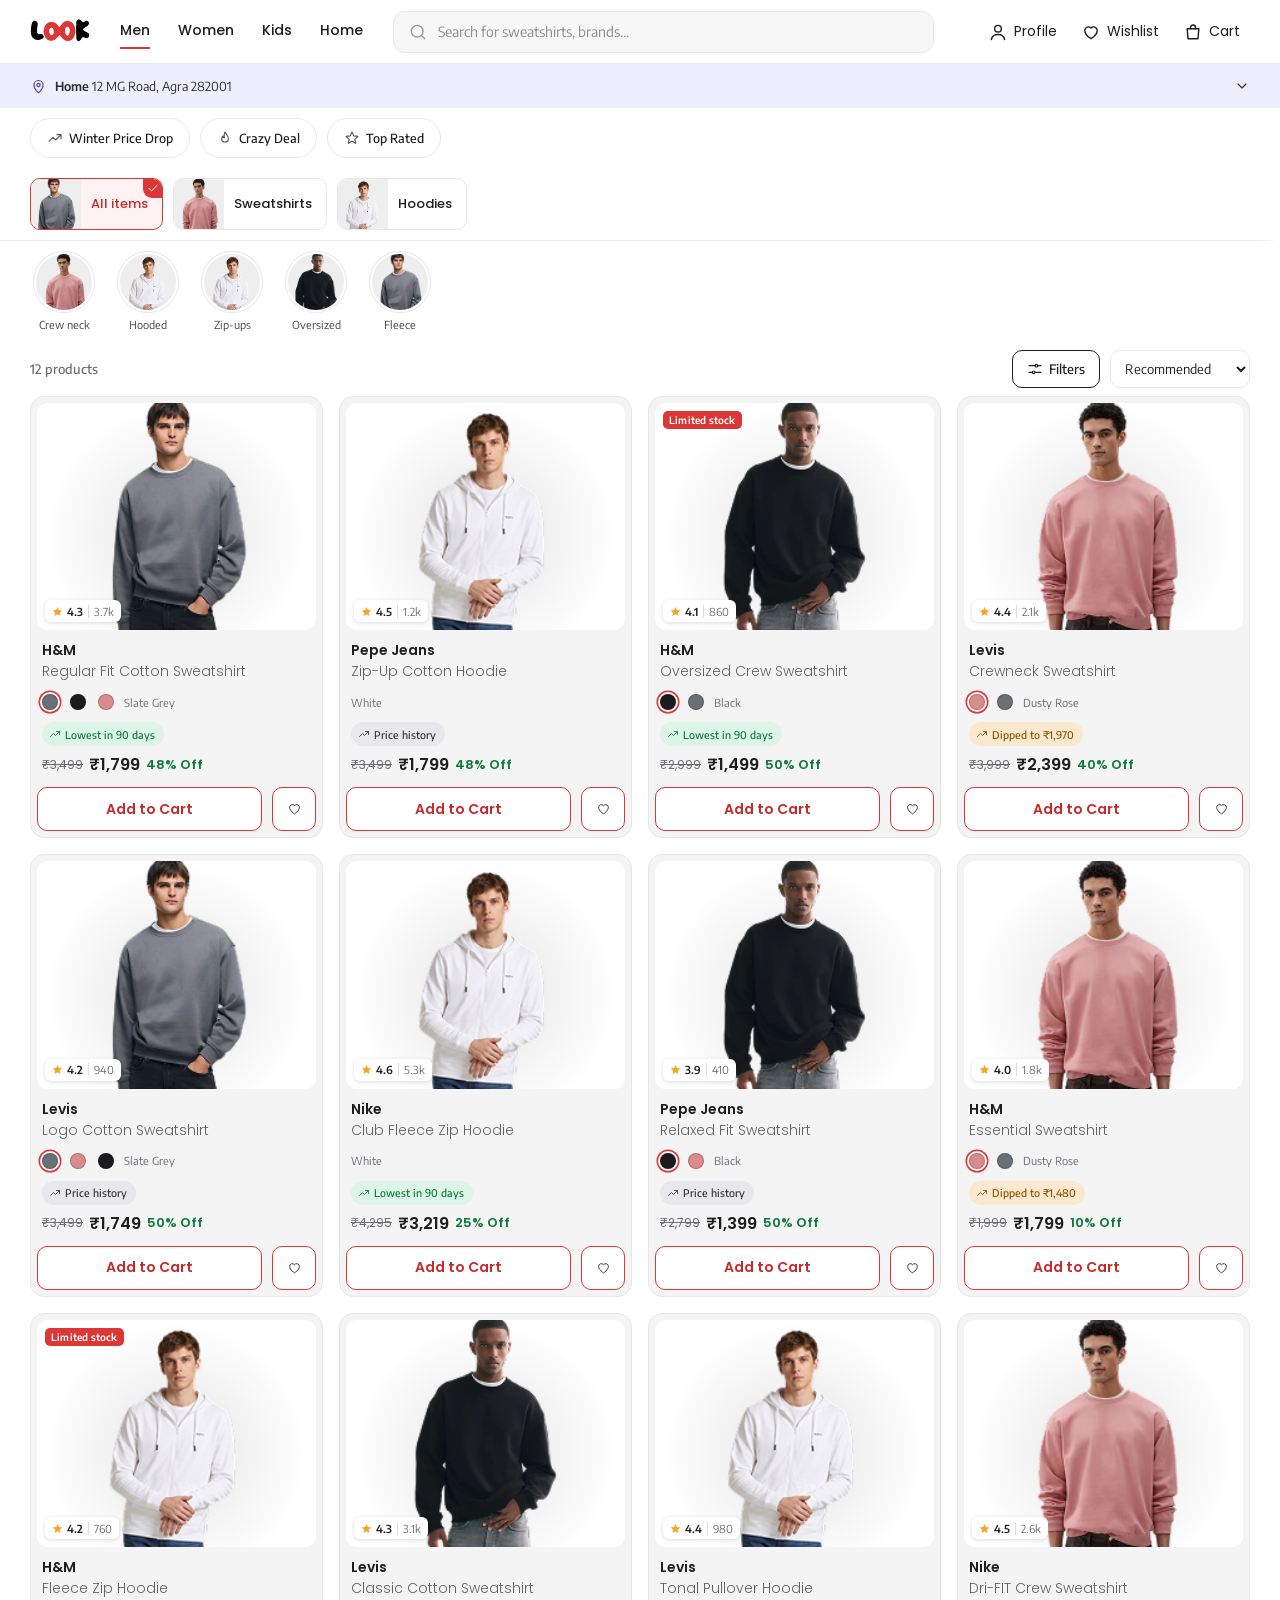
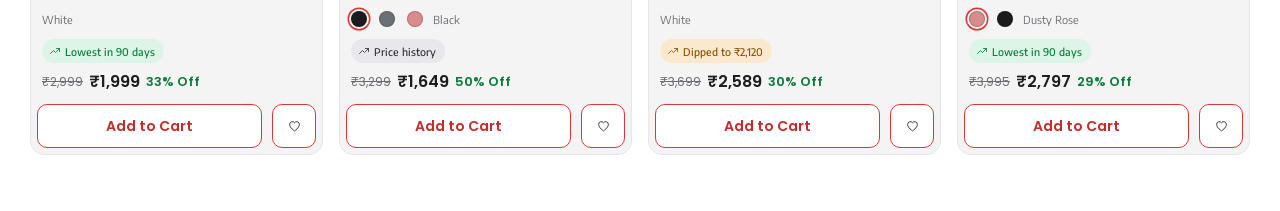
<file: index.html>
<!doctype html>
<html lang="en">
<head>
<meta charset="utf-8">
<meta name="viewport" content="width=device-width, initial-scale=1">
<title>LOOK – Winterwear</title>
<link rel="preconnect" href="https://fonts.googleapis.com">
<link rel="preconnect" href="https://fonts.gstatic.com" crossorigin>
<link href="https://fonts.googleapis.com/css2?family=Bagel+Fat+One&family=Encode+Sans:wght@400;500;600&family=Poppins:wght@300;400;500;600;700&display=swap" rel="stylesheet">
<link rel="stylesheet" href="styles.css">
</head>
<body data-listing="1">
<div id="locwrap"></div>
<div class="rows">
  <div class="scroll" id="quick" role="group" aria-label="Quick filters"></div>
  <div class="scroll tiles" id="tiles" role="group" aria-label="Category"></div>
  <div class="scroll circs" id="circs" role="group" aria-label="Style"></div>
</div>
<div class="head"><p class="count" id="count" aria-live="polite"></p>
  <div class="ctl">
    <button class="fbtn" id="fbtn" type="button" aria-haspopup="dialog"><svg width="16" height="16" viewBox="0 0 24 24" fill="none" stroke="currentColor" stroke-width="1.7" stroke-linecap="round"><path d="M3 7h9M16 7h5M3 17h5M12 17h9"/><circle cx="14" cy="7" r="2"/><circle cx="10" cy="17" r="2"/></svg>Filters<em id="fcount">0</em></button>
    <label class="sr" for="sort">Sort by</label>
    <select class="sort" id="sort"><option value="rec">Recommended</option><option value="pa">Price: low to high</option><option value="pd">Price: high to low</option><option value="disc">Biggest discount</option><option value="rate">Top rated</option></select>
  </div>
</div>
<div class="active" id="active" aria-label="Active filters"></div>
<main id="main"><div class="grid" id="grid"></div></main>
<nav class="fab" id="fab" aria-label="Sort and filter"></nav>
<script src="common.js"></script>
<script src="script.js"></script>
</body>
</html>
</file>
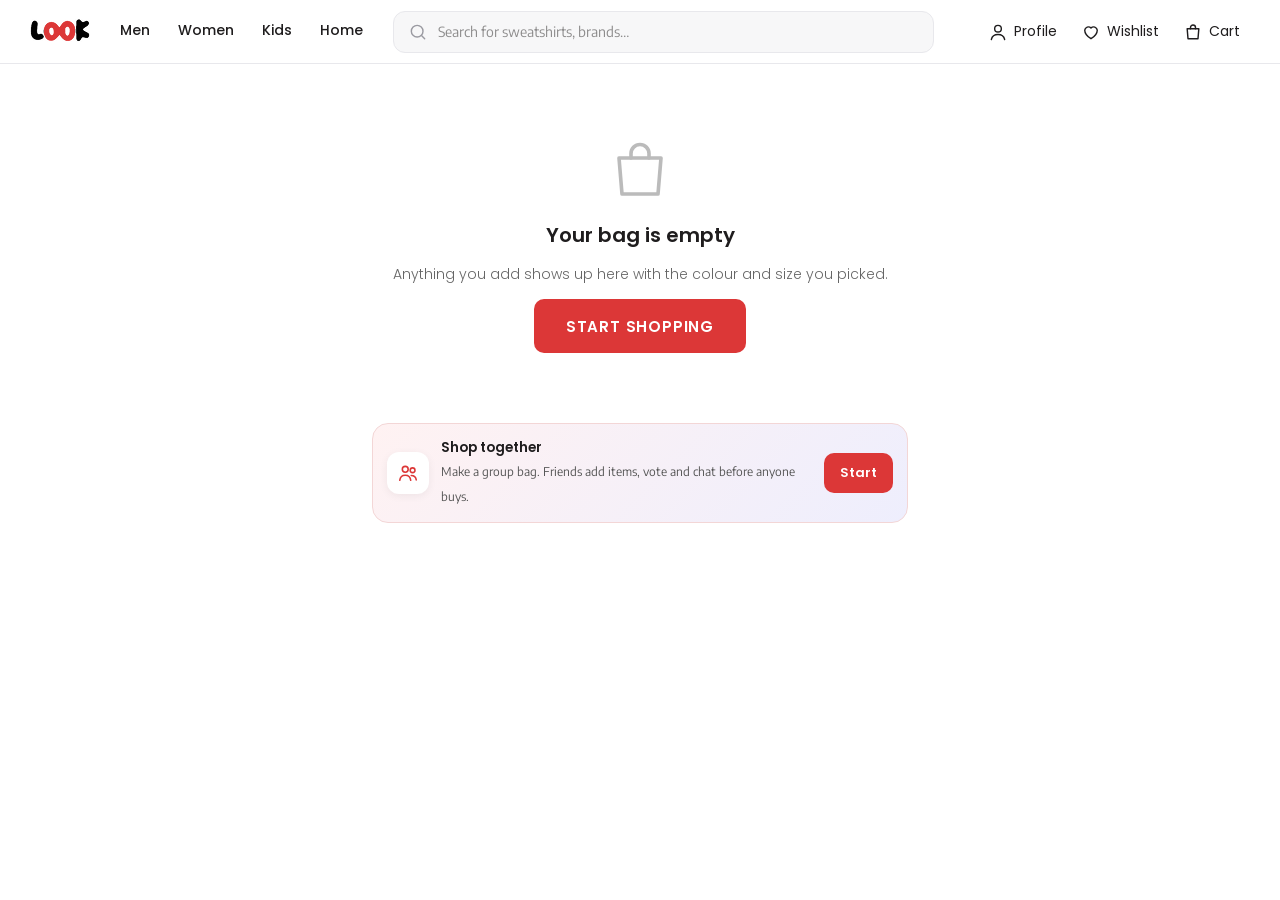
<file: cart.html>
<!doctype html>
<html lang="en">
<head>
<meta charset="utf-8">
<meta name="viewport" content="width=device-width, initial-scale=1">
<title>Bag – LOOK</title>
<link rel="preconnect" href="https://fonts.googleapis.com">
<link rel="preconnect" href="https://fonts.gstatic.com" crossorigin>
<link href="https://fonts.googleapis.com/css2?family=Bagel+Fat+One&family=Encode+Sans:wght@400;500;600&family=Poppins:wght@300;400;500;600;700&display=swap" rel="stylesheet">
<link rel="stylesheet" href="styles.css">
</head>
<body>
<main id="main" class="page"></main>
<script src="common.js"></script>
<script src="cart.js"></script>
</body>
</html>
</file>
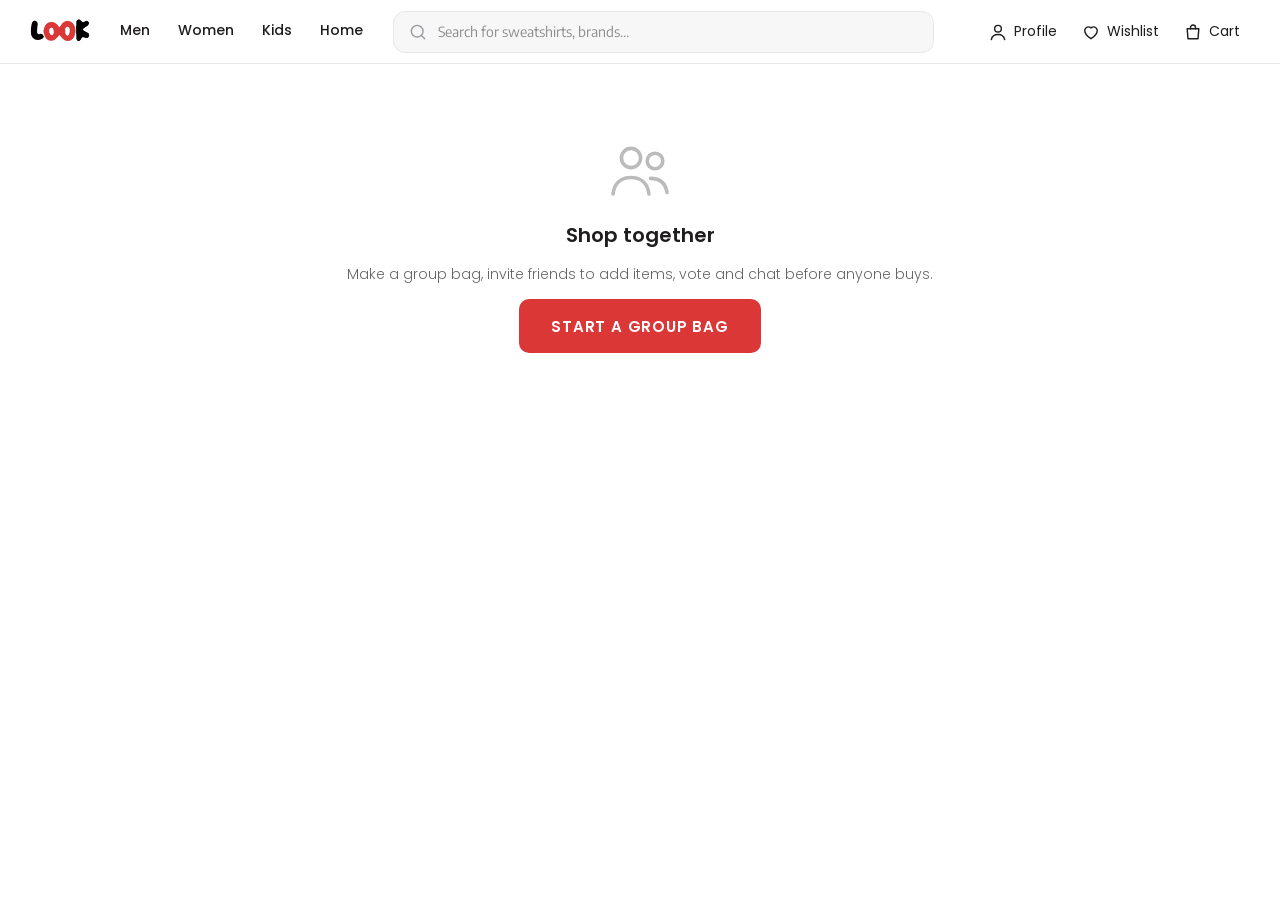
<file: group.html>
<!doctype html>
<html lang="en">
<head>
<meta charset="utf-8">
<meta name="viewport" content="width=device-width, initial-scale=1">
<title>Group bag – LOOK</title>
<link rel="preconnect" href="https://fonts.googleapis.com">
<link rel="preconnect" href="https://fonts.gstatic.com" crossorigin>
<link href="https://fonts.googleapis.com/css2?family=Bagel+Fat+One&family=Encode+Sans:wght@400;500;600&family=Poppins:wght@300;400;500;600;700&display=swap" rel="stylesheet">
<link rel="stylesheet" href="styles.css">
</head>
<body>
<main id="main"></main>
<script src="common.js"></script>
<script src="group.js"></script>
</body>
</html>
</file>
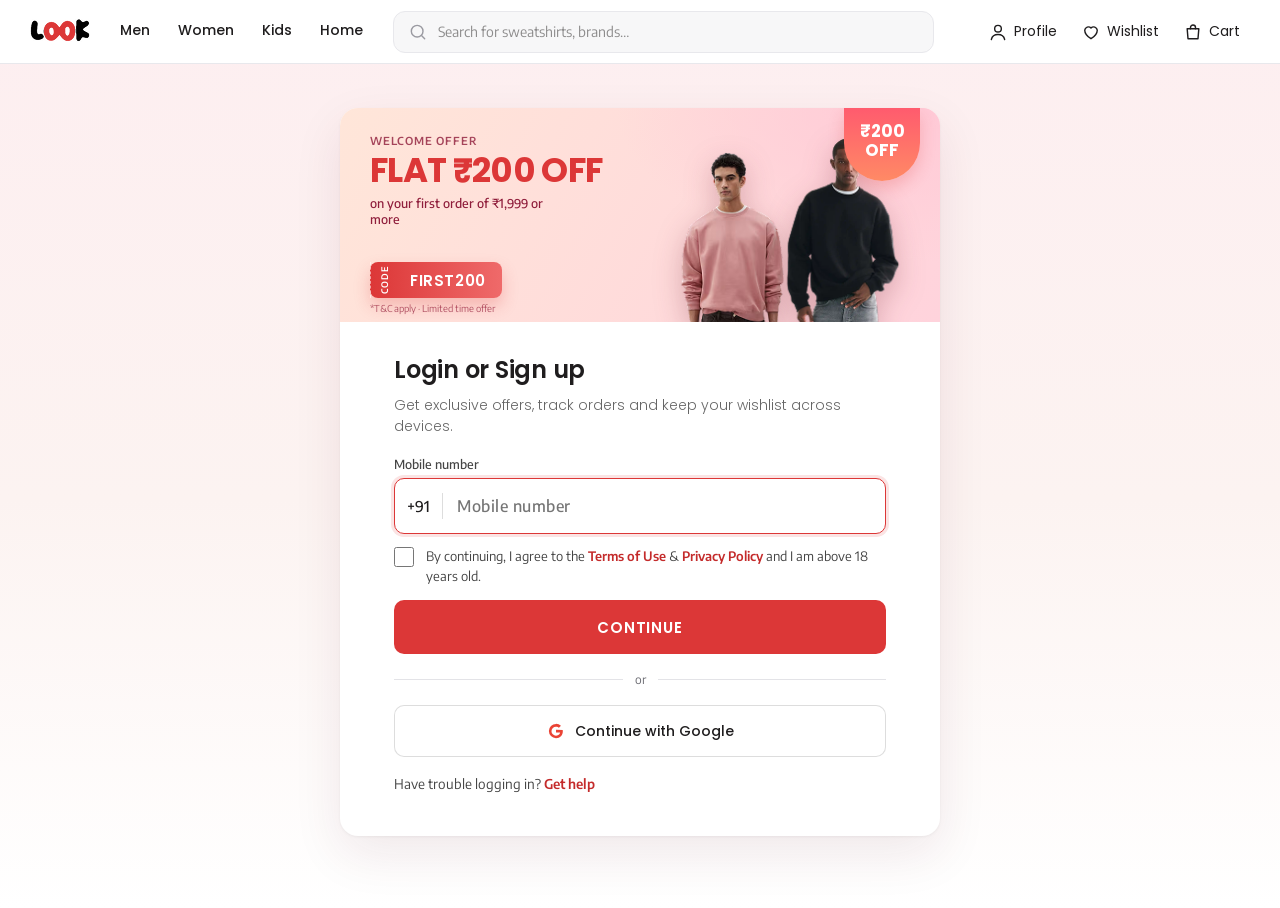
<file: login.html>
<!doctype html>
<html lang="en">
<head>
<meta charset="utf-8">
<meta name="viewport" content="width=device-width, initial-scale=1">
<title>Login or Sign up – LOOK</title>
<link rel="preconnect" href="https://fonts.googleapis.com">
<link rel="preconnect" href="https://fonts.gstatic.com" crossorigin>
<link href="https://fonts.googleapis.com/css2?family=Bagel+Fat+One&family=Encode+Sans:wght@400;500;600&family=Poppins:wght@300;400;500;600;700&display=swap" rel="stylesheet">
<link rel="stylesheet" href="styles.css">
</head>
<body>
<script src="common.js"></script>
<script src="login.js"></script>
</body>
</html>
</file>
<file: styles.css>
:root{--brand:#dc3737;--brand-d:#c42b2b;--brand-bg:#fff2f2;--brand-line:#f2b6b6;--ink:#1f1d1e;--mute:#6b6b72;--line:#e8e8ec;--card:#f4f4f5;--lav:#eeeefd;--green:#12a150;--gtxt:#0b7a3b;--amber:#8a5200;--red:#dc3737;--lowtxt:#b3261e;--r:14px}
*{box-sizing:border-box;margin:0}
html{-webkit-text-size-adjust:100%}
body{font-family:Poppins,sans-serif;background:#fff;color:var(--ink);overflow-x:hidden}
button,input,select{font:inherit;color:inherit}
button{background:none;border:0;cursor:pointer;-webkit-tap-highlight-color:transparent}
a{color:inherit;text-decoration:none}
:focus-visible{outline:2px solid var(--ink);outline-offset:2px}
.sr{position:absolute;width:1px;height:1px;overflow:hidden;clip:rect(0 0 0 0);white-space:nowrap}
.skip{position:absolute;left:8px;top:-60px;background:#000;color:#fff;padding:10px 14px;border-radius:8px;z-index:80}.skip:focus{top:8px}

/* ---------- header ---------- */
.top{display:flex;flex-wrap:wrap;align-items:center;gap:0 6px;padding:8px 12px;background:#fff;position:sticky;top:0;z-index:20;border-bottom:1px solid var(--line)}
.icon{width:40px;height:40px;display:grid;place-items:center;border-radius:50%;margin-left:-6px}
.icon.ghost{display:none}
.logo{font-family:"Bagel Fat One",sans-serif;font-size:26px;line-height:1;display:flex}
.logo img{height:25px;display:block}.logo img+span{display:none}
.nav,.tool b,.search.desk,.tool.prof{display:none}
.tools{display:flex;gap:2px;margin-left:auto}
.tool{position:relative;display:flex;align-items:center;gap:6px;min-width:42px;height:42px;justify-content:center;white-space:nowrap;border-radius:50%}
.avatar{width:26px;height:26px;border-radius:50%;background:var(--ink);color:#fff;font:500 13px/26px Poppins;text-align:center}
.avatar.lg{width:48px;height:48px;font-size:20px;line-height:48px}
.badge{position:absolute;top:3px;right:1px;min-width:17px;height:17px;padding:0 4px;border-radius:9px;background:var(--brand);color:#fff;font:600 10px/17px Poppins;text-align:center;font-style:normal;display:none}
.badge.on{display:block}.badge.bump{animation:bump .45s}
@keyframes bump{40%{transform:scale(1.5)}}
.finder{display:none;flex:0 0 100%;padding:4px 0 8px}.top.searching .finder{display:flex}
.search{flex:1;display:flex;align-items:center;gap:8px;height:44px;padding:0 14px;border:1px solid var(--line);border-radius:12px;background:#f7f7f8;color:#9a9aa1}
.search input{flex:1;min-width:0;border:0;outline:0;background:transparent;font:400 14px "Encode Sans",sans-serif;color:var(--ink)}
.search input::placeholder{color:#8d8c8c}
.search:focus-within{border-color:var(--ink);background:#fff}

/* ---------- location bar ---------- */
.loc{display:flex;align-items:center;gap:8px;width:100%;min-height:44px;padding:0 16px;background:var(--lav);font:400 12.5px "Encode Sans",sans-serif;text-align:left;color:#2a2a3a}
.loc span{flex:1;min-width:0;overflow:hidden;text-overflow:ellipsis;white-space:nowrap}.loc b{font-weight:600}
.loc svg:first-child{color:#4a4aa0;flex:none}.loc:hover{background:#e6e6fb}

/* ---------- discovery rows ---------- */
.rows{max-width:1440px;margin:0 auto}
.scroll{display:flex;gap:10px;overflow-x:auto;padding:10px 16px;scrollbar-width:none;-webkit-mask-image:linear-gradient(90deg,#000 calc(100% - 24px),transparent);mask-image:linear-gradient(90deg,#000 calc(100% - 24px),transparent)}
.scroll::-webkit-scrollbar{display:none}
.qchip{flex:none;display:flex;align-items:center;gap:6px;min-height:40px;padding:0 16px;border:1px solid var(--line);border-radius:22px;font:500 12.5px "Encode Sans",sans-serif;white-space:nowrap;background:#fff;transition:background .15s,border-color .15s,box-shadow .15s}
.qchip svg{color:#555}
.qchip[aria-pressed=true]{background:var(--brand-bg);border-color:var(--brand);color:var(--brand-d)}.qchip[aria-pressed=true] svg{color:var(--brand)}
.tiles{padding-top:4px;border-bottom:1px solid var(--line)}
.tile{position:relative;flex:none;display:flex;align-items:center;gap:10px;min-width:128px;height:52px;padding:0 14px 0 0;border:1px solid var(--line);border-radius:10px;background:#fff;overflow:hidden;font:500 13px Poppins;transition:border-color .15s,background .15s}
.tile .im{width:50px;height:50px;flex:none;background:#eee center 14%/cover no-repeat}
.tile[aria-pressed=true]{border-color:var(--brand);background:var(--brand-bg);color:var(--brand-d)}
.tile .ck{position:absolute;top:-1px;right:-1px;width:20px;height:20px;border-radius:0 9px 0 9px;background:var(--brand);color:#fff;display:none;place-items:center}
.tile[aria-pressed=true] .ck{display:grid}
.circs{padding-top:14px;gap:16px}
.circ{flex:none;width:68px;display:flex;flex-direction:column;align-items:center;gap:6px;font:400 11px "Encode Sans",sans-serif;color:#444;text-align:center}
.circ .im{width:60px;height:60px;border-radius:50%;background:#eee center 12%/cover no-repeat;border:2px solid #fff;box-shadow:0 0 0 1px var(--line);transition:box-shadow .15s}
.circ[aria-pressed=true]{color:var(--brand-d);font-weight:500}.circ[aria-pressed=true] .im{box-shadow:0 0 0 2px var(--brand)}
.head{display:flex;align-items:center;justify-content:space-between;gap:12px;padding:6px 16px 8px}
.count{font:500 13px "Encode Sans",sans-serif;color:var(--mute)}
.ctl{display:none;align-items:center;gap:10px}
.fbtn{position:relative;display:flex;align-items:center;gap:6px;height:38px;padding:0 14px;border:1px solid var(--ink);border-radius:10px;font:500 13px "Encode Sans",sans-serif}
.fbtn em{font-style:normal;background:var(--brand);color:#fff;border-radius:9px;min-width:18px;height:18px;font-size:11px;line-height:18px;text-align:center;display:none}.fbtn em.on{display:block}
.sort{height:38px;border:1px solid var(--line);border-radius:10px;padding:0 10px;background:#fff;font:400 13px "Encode Sans",sans-serif}
.active{display:flex;flex-wrap:wrap;gap:8px;padding:0 16px 10px}.active:empty{display:none}
.pill{display:flex;align-items:center;gap:6px;min-height:30px;padding:0 6px 0 12px;border-radius:15px;background:var(--brand-bg);color:var(--brand-d);font:500 12px "Encode Sans",sans-serif}
.pill i{width:20px;height:20px;border-radius:50%;display:grid;place-items:center;font-style:normal;font-size:15px;line-height:1}
.pill:hover i{background:#fbd9d9}
.pill.clear{background:none;text-decoration:underline;padding:0 8px;text-underline-offset:3px}

/* ---------- grid + card ---------- */
.grid{display:grid;grid-template-columns:repeat(2,minmax(0,1fr));gap:12px;padding:0 16px 110px;max-width:1440px;margin:0 auto}
.card{display:flex;flex-direction:column;gap:10px;background:var(--card);border:1px solid #e6e6e8;border-radius:var(--r);padding:4px;animation:rise .35s both}
@keyframes rise{from{opacity:0;transform:translateY(8px)}}
.media{position:relative;border-radius:11px;overflow:hidden;background:radial-gradient(circle at 50% 58%,#e4e4e6 0,#fff 68%)}
.track{display:flex;overflow-x:auto;overflow-y:hidden;overscroll-behavior-x:contain;scroll-snap-type:x mandatory;scrollbar-width:none;aspect-ratio:163/200}
.track::-webkit-scrollbar{display:none}
.slide{position:relative;flex:none;width:100%;scroll-snap-align:center;overflow:hidden}
.slide img{position:absolute;left:50%;bottom:-4%;transform:translateX(-50%);height:106%;width:auto;max-width:100%;object-fit:contain}
.slide.zoom img{transform:translateX(-50%) scale(1.75);transform-origin:50% 30%}
.dots{position:absolute;bottom:9px;right:10px;display:flex;gap:4px;pointer-events:none;transition:opacity .2s}
.dots i{width:6px;height:6px;border-radius:50%;background:#0003;transition:background .2s,transform .2s}
.dots i.on{background:var(--ink);transform:scale(1.25)}
.media.single .dots{display:none}
.rate{position:absolute;left:8px;bottom:8px;display:flex;align-items:center;gap:4px;height:22px;padding:0 7px;border-radius:6px;background:#fff;box-shadow:0 1px 4px #0002;font:600 11px "Encode Sans",sans-serif;pointer-events:none}
.rate span{color:var(--mute);font-weight:400;border-left:1px solid #ddd;padding-left:5px;margin-left:1px}
.ltag{position:absolute;left:8px;top:8px;background:var(--brand);color:#fff;font:600 10px/16px "Encode Sans",sans-serif;padding:1px 6px;border-radius:5px;letter-spacing:.2px;pointer-events:none}
.heart{width:44px;height:44px;display:grid;place-items:center}
.heart>span{position:relative;width:26px;height:26px;border-radius:50%;background:#fff;box-shadow:0 1px 4px #0002;display:grid;place-items:center}
.heart svg{fill:none;stroke:var(--ink);stroke-width:1.6;stroke-linejoin:round;transition:fill .2s,stroke .2s}
.heart[aria-pressed=true] svg{fill:var(--brand);stroke:var(--brand)}
.heart.pop svg{animation:pop .5s}
.heart.pop>span::after{content:"";position:absolute;inset:0;border-radius:50%;border:2px solid var(--brand);animation:ring .5s forwards}
@keyframes pop{35%{transform:scale(1.4)}65%{transform:scale(.88)}}
@keyframes ring{to{transform:scale(2.2);opacity:0}}
.media .heart{position:absolute;top:-2px;right:-2px}
.row .heart{display:none}
.info{display:flex;flex-direction:column;gap:6px;padding:0 5px;flex:1}
.name{display:flex;flex-direction:column;font-size:13px}
.name b{font-weight:600}.name span{font-weight:300;color:#0009;display:-webkit-box;-webkit-line-clamp:2;-webkit-box-orient:vertical;overflow:hidden;min-height:2.9em}
.sw{display:flex;align-items:center;min-height:28px;margin-left:-6px}
.sw button{width:28px;height:28px;display:grid;place-items:center;border-radius:50%;flex:none}
.sw button i{width:16px;height:16px;border-radius:50%;border:1px solid #0003;transition:box-shadow .15s,transform .15s}
.sw button[aria-checked=true] i{box-shadow:0 0 0 2px var(--card),0 0 0 3.5px var(--brand)}
.sw em{font:400 11px "Encode Sans",sans-serif;color:var(--mute);font-style:normal;margin-left:4px;white-space:nowrap;overflow:hidden;text-overflow:ellipsis;min-width:0}
.sw.one{margin-left:0}.sw.one button{display:none}.sw.one em{margin:0}
.meta{display:flex;align-items:center;min-height:24px}
.pc{display:inline-flex;align-items:center;gap:4px;min-height:24px;padding:0 9px 0 7px;border-radius:12px;font:500 10.5px "Encode Sans",sans-serif;background:#e8e8ec;color:#333;white-space:nowrap;transition:filter .15s}
.pc.good{background:#dcf5e6;color:var(--gtxt)}.pc.warn{background:#fbe9cf;color:var(--amber)}
.price{display:flex;align-items:center;gap:6px;margin-top:auto;flex-wrap:wrap}
.old{font-size:12px;color:var(--mute);text-decoration:line-through}
.now{font-size:14.5px;font-weight:600}.off{font-size:11px;font-weight:600;color:var(--gtxt)}
.row{display:flex;align-items:center;gap:10px;padding:0 1px 1px;width:100%;min-width:0}
.cta{flex:1;min-width:0;min-height:44px;border:1.5px solid var(--brand);color:var(--brand-d);border-radius:10px;font:600 13px Poppins;transition:background .2s,color .2s,border-color .2s,transform .1s;display:flex;align-items:center;justify-content:center;gap:6px;white-space:nowrap;background:#fff}
.cta:active{transform:scale(.97)}
.cta.added{background:var(--green);border-color:var(--green);color:#fff}
.cta.added svg{stroke-dasharray:20;animation:tick .35s}
.cta.bagged{background:var(--brand);border-color:var(--brand);color:#fff}
.cta:disabled{opacity:.5;cursor:not-allowed}
@keyframes tick{from{stroke-dashoffset:20}}
.empty{grid-column:1/-1;text-align:center;padding:64px 16px;display:flex;flex-direction:column;align-items:center;gap:12px}
.empty h2{font:600 18px Poppins}.empty p{font:300 14px Poppins;color:#0009;max-width:32ch}

/* floating action bar (mobile) */
.fab{position:fixed;left:50%;bottom:max(14px,env(safe-area-inset-bottom));transform:translateX(-50%);z-index:25;width:min(calc(100% - 28px),380px);display:flex;align-items:stretch;background:#fff;border-radius:30px;box-shadow:0 8px 28px #0003,0 0 0 1px #0000000d;padding:6px 8px;transition:transform .25s,opacity .25s}
.open .fab,.pan-open .fab{transform:translate(-50%,140%);opacity:0;pointer-events:none}
.fab button{position:relative;flex:1;display:flex;flex-direction:column;align-items:center;gap:2px;padding:6px 0 4px;font:500 11px "Encode Sans",sans-serif;color:#333;border-radius:14px}
.fab button.sep{border-left:1px solid var(--line);border-radius:0;margin-left:4px}
.fab i{position:absolute;top:4px;left:calc(50% + 6px);width:8px;height:8px;border-radius:50%;background:var(--brand);display:none;border:1.5px solid #fff;box-sizing:content-box}
.fab .on i{display:block}.fab .on{color:var(--brand-d)}

/* ---------- sheet / toast ---------- */
.scrim{position:fixed;inset:0;background:#0007;opacity:0;visibility:hidden;transition:opacity .25s,visibility .25s;z-index:40}
.sheet{position:fixed;left:0;right:0;bottom:0;z-index:41;background:#fff;border-radius:18px 18px 0 0;transform:translateY(100%);visibility:hidden;transition:transform .28s cubic-bezier(.22,1,.36,1),visibility .28s;padding-bottom:max(10px,env(safe-area-inset-bottom));max-height:92vh;overflow:auto}
.open .sheet:not([aria-hidden=true]){transform:none;visibility:visible}
.open .scrim{opacity:1;visibility:visible}
.scrim.p.on{opacity:1;visibility:visible;z-index:49}
.sheet-head{display:flex;justify-content:space-between;align-items:center;padding:16px 16px 6px;position:sticky;top:0;background:#fff;z-index:1}
.sheet h2{font:600 14px Poppins;text-transform:uppercase;letter-spacing:.4px}
.x{width:44px;height:44px;margin:-10px -10px -10px 0;font-size:26px;line-height:1;border-radius:50%}
.mini{display:flex;gap:12px;align-items:center;padding:8px 16px}
.mini .th{width:56px;height:64px;border-radius:10px;background:radial-gradient(circle at 50% 58%,#e4e4e6,#fff 68%);position:relative;overflow:hidden;flex:none}
.mini img{position:absolute;left:50%;bottom:-3%;transform:translateX(-50%);height:104%}
.mini b{font:600 14px Poppins;display:block}.mini span{font:300 13px Poppins;color:#0009}
.sizes{display:flex;gap:8px;padding:14px 16px 8px}
.size{flex:1;min-width:0;min-height:50px;border:1.5px solid #0002;border-radius:10px;font:600 13px Poppins;transition:background .15s,color .15s,border-color .15s;display:flex;flex-direction:column;align-items:center;justify-content:center;line-height:1.2;background:#fff}
.size small{font:400 10px "Encode Sans",sans-serif;color:var(--lowtxt)}
.size[aria-checked=true]{background:var(--brand);border-color:var(--brand);color:#fff}.size[aria-checked=true] small{color:#fff}
.size:disabled{color:#0007;background:#f6f6f6;cursor:not-allowed;text-decoration:line-through}
.hint{padding:0 16px 8px;font:400 12px "Encode Sans",sans-serif;color:var(--mute);min-height:26px}
.sheet-foot{padding:6px 12px 10px}
.done{width:100%;height:50px;border-radius:12px;background:var(--brand);color:#fff;font:600 15px Poppins;display:flex;align-items:center;justify-content:center;gap:8px;transition:background .15s,transform .1s}
.done:active{transform:scale(.98)}
.done:disabled{background:#c9c9cf;cursor:not-allowed}
.done.sm{width:auto;padding:0 22px;height:48px}
.done.ink{background:var(--ink)}
.acct{display:flex;gap:14px;align-items:center;padding:12px 16px}.acct p{font:300 13px Poppins;color:#0009}
.pinf{padding:8px 16px 16px}.pinrow{display:flex;gap:10px}.pinrow input{flex:1;min-width:0;height:48px;border:1.5px solid #0003;border-radius:10px;padding:0 14px;font:500 16px "Encode Sans",sans-serif;letter-spacing:1px}
.pinrow input:focus{border-color:var(--brand);outline:0}
.pins{display:flex;flex-wrap:wrap;gap:8px;margin-top:8px}
.opt{min-height:40px;padding:0 14px;border:1.5px solid #0002;border-radius:10px;font:500 13px Poppins;display:flex;align-items:center;gap:8px;background:#fff}
.opt small{font:400 11px "Encode Sans",sans-serif;opacity:.65}
.msg{font:400 12.5px "Encode Sans",sans-serif;min-height:18px;margin-top:6px;color:var(--lowtxt)}
/* price check */
.pcv{padding:6px 16px 0}.pcv h3{font:600 17px Poppins}.pcv .sub{font:300 13px Poppins;color:#0009;margin-top:2px}
.pcv h3.good{color:var(--gtxt)}.pcv h3.warn{color:var(--amber)}
.chart{padding:10px 16px 0;touch-action:pan-y}.chart svg{width:100%;height:auto;display:block;overflow:visible;cursor:crosshair}
.read{font:500 12px "Encode Sans",sans-serif;min-height:18px}
.stats{display:grid;grid-template-columns:repeat(4,1fr);gap:8px;padding:10px 16px 4px}
.stats div{background:#f5f5f7;border-radius:10px;padding:8px}.stats span{display:block;font:400 10px "Encode Sans",sans-serif;color:var(--mute)}.stats b{font:600 12.5px Poppins}
.mrpnote{padding:6px 16px;font:400 12.5px "Encode Sans",sans-serif;color:#333}
.switch{display:flex;align-items:center;justify-content:space-between;gap:12px;margin:8px 16px;padding:12px;border:1px solid var(--line);border-radius:12px;font:400 13px "Encode Sans",sans-serif;width:calc(100% - 32px);text-align:left}
.switch i{flex:none;width:40px;height:24px;border-radius:12px;background:#c7c7cc;position:relative;transition:background .2s}
.switch i::after{content:"";position:absolute;top:2px;left:2px;width:20px;height:20px;border-radius:50%;background:#fff;transition:transform .2s}
.switch[aria-checked=true] i{background:var(--green)}.switch[aria-checked=true] i::after{transform:translateX(16px)}
.demo{padding:2px 16px 10px;font:400 11px "Encode Sans",sans-serif;color:var(--mute)}
/* radio rows (sort, coupons) */
.rl{padding:4px 8px 8px}.rl button{display:flex;align-items:center;gap:12px;width:100%;min-height:52px;padding:0 12px;border-radius:12px;font:500 14px Poppins;text-align:left}
.rl button:hover{background:#f6f6f7}
.rl .rd{width:20px;height:20px;border-radius:50%;border:2px solid #bbb;flex:none;display:grid;place-items:center}
.rl [aria-checked=true] .rd{border-color:var(--brand)}.rl [aria-checked=true] .rd::after{content:"";width:10px;height:10px;border-radius:50%;background:var(--brand)}
.toast{position:fixed;left:50%;bottom:92px;transform:translate(-50%,20px);opacity:0;pointer-events:none;background:#1f1d1e;color:#fff;border-radius:12px;padding:12px 14px;display:flex;gap:16px;align-items:center;font:400 13px "Encode Sans",sans-serif;z-index:90;transition:opacity .25s,transform .25s;max-width:calc(100vw - 32px)}
.toast.on{opacity:1;transform:translate(-50%,0);pointer-events:auto}
.toast button{font-weight:600;color:#ff9c9c;text-decoration:underline;text-underline-offset:3px;min-height:32px;padding:0 4px}

/* ---------- Filters page: full screen on phones, two-pane modal on larger screens ---------- */
.panel{position:fixed;inset:0;z-index:50;background:#fff;display:flex;flex-direction:column;transform:translateY(100%);visibility:hidden;transition:transform .3s cubic-bezier(.22,1,.36,1),visibility .3s}
.panel.on{transform:none;visibility:visible}
.ph{display:flex;align-items:center;gap:12px;padding:0 8px 0 16px;height:56px;border-bottom:1px solid var(--line);flex:none}
.ph h2{font:600 17px Poppins;flex:1}
.ph .clr{font:600 12px Poppins;letter-spacing:.4px;color:var(--brand-d);min-height:44px;padding:0 8px}
.ph .x{margin:0}
.pbody{flex:1;display:flex;min-height:0}
.rail{flex:none;width:118px;background:#f3f3f5;overflow:auto;display:flex;flex-direction:column}
.rail button{position:relative;display:flex;align-items:center;justify-content:space-between;gap:4px;min-height:54px;padding:8px 10px 8px 14px;text-align:left;font:500 12.5px "Encode Sans",sans-serif;color:#444;border-bottom:1px solid #fff}
.rail button[aria-selected=true]{background:#fff;color:var(--brand-d);font-weight:600}
.rail button[aria-selected=true]::before{content:"";position:absolute;left:0;top:0;bottom:0;width:3px;background:var(--brand)}
.rail em{font-style:normal;font:600 11px "Encode Sans",sans-serif;color:var(--brand-d)}
.pane{flex:1;min-width:0;overflow:auto;padding:0 0 12px}
.ps{display:flex;align-items:center;gap:8px;margin:12px 14px;height:42px;padding:0 12px;border:1px solid var(--line);border-radius:10px;color:#9a9aa1}
.ps input{flex:1;min-width:0;border:0;outline:0;font:400 14px "Encode Sans",sans-serif;color:var(--ink)}
.ck-row{display:flex;align-items:center;gap:12px;width:100%;min-height:52px;padding:0 14px;border-bottom:1px solid #f0f0f2;text-align:left;font:400 14px "Encode Sans",sans-serif}
.ck-row:disabled{opacity:.4;cursor:not-allowed}
.ck-row[hidden]{display:none}
.ck-row b{font-weight:500;flex:1;min-width:0}.ck-row small{font:400 12px "Encode Sans",sans-serif;color:#9a9aa1}
.cb{width:22px;height:22px;border-radius:6px;border:1.5px solid #b9b9c0;flex:none;display:grid;place-items:center;color:#fff;transition:background .12s,border-color .12s}
.cb.r{border-radius:50%}
.ck-row[aria-checked=true] .cb{background:var(--brand);border-color:var(--brand)}
.ck-row[aria-checked=true] .cb.r{background:#fff}.ck-row[aria-checked=true] .cb.r::after{content:"";width:10px;height:10px;border-radius:50%;background:var(--brand)}
.ck-row .cb svg{display:none}.ck-row[aria-checked=true] .cb:not(.r) svg{display:block}
.ck-row .dot{width:18px;height:18px;border-radius:50%;border:1px solid #0003;flex:none}
.pf{display:flex;flex:none;border-top:1px solid var(--line);padding-bottom:env(safe-area-inset-bottom)}
.pf button{flex:1;height:56px;font:600 14px Poppins;letter-spacing:.5px;text-transform:uppercase}
.pf .ap{color:var(--brand-d)}.pf button+button{border-left:1px solid var(--line)}

/* ---------- Bag ---------- */
.bagbar{display:flex;align-items:center;gap:6px;height:56px;padding:0 12px;border-bottom:1px solid var(--line);position:sticky;top:0;background:#fff;z-index:20}
.bagbar h1{font:600 17px Poppins}.bagbar span{font:400 12px "Encode Sans",sans-serif;color:var(--mute);flex:1;padding-left:4px}
.page{max-width:1100px;margin:0 auto}
.cartgrid{display:grid;gap:12px;padding:12px 12px 120px}
.dlv{display:flex;align-items:center;gap:10px;min-height:46px;padding:0 14px;border-radius:12px;background:var(--lav);font:400 13px "Encode Sans",sans-serif}
.dlv svg{color:var(--brand);flex:none}.dlv span{flex:1}.dlv button{font:600 13px "Encode Sans",sans-serif;color:var(--brand-d);min-height:44px;padding:0 4px}
.lines{display:flex;flex-direction:column;gap:12px;list-style:none;padding:0}
.line{position:relative;display:grid;grid-template-columns:84px 1fr;gap:14px;background:#fff;border:1px solid var(--line);border-radius:16px;padding:10px;animation:rise .3s both}
.line .th{position:relative;aspect-ratio:4/5;border-radius:10px;background:radial-gradient(circle at 50% 58%,#e4e4e6,#f7f7f8 68%);overflow:hidden;align-self:start}
.line .th img{position:absolute;left:50%;bottom:-4%;transform:translateX(-50%);height:106%}
.line .bd{display:flex;flex-direction:column;gap:6px;min-width:0}
.line b{font:600 13.5px Poppins;padding-right:36px}.line .t{font:300 12.5px Poppins;color:#0009;margin-top:-4px}
.line .rm{position:absolute;top:2px;right:2px;width:44px;height:44px;display:grid;place-items:center;color:#555;border-radius:50%}
.line .rm:hover{color:var(--brand);background:var(--brand-bg)}
.pickers{display:flex;gap:8px;flex-wrap:wrap;align-items:center}
.selw{position:relative}
.selw select{appearance:none;-webkit-appearance:none;height:34px;border:0;background:#f1f1f3;border-radius:8px;padding:0 28px 0 10px;font:500 12px "Encode Sans",sans-serif;cursor:pointer}
.selw svg{position:absolute;right:8px;top:9px;pointer-events:none}
.step{display:inline-flex;align-items:center;background:#f1f1f3;border-radius:8px;height:34px}
.step button{width:34px;height:34px;display:grid;place-items:center;font-size:16px;border-radius:8px}
.step button:disabled{opacity:.3;cursor:not-allowed}
.step span{min-width:22px;text-align:center;font:600 13px Poppins}
.line .pr{display:flex;gap:6px;align-items:baseline;flex-wrap:wrap}
.line .eta{font:500 12px "Encode Sans",sans-serif;color:var(--gtxt)}
.maxnote{font:500 11.5px "Encode Sans",sans-serif;color:var(--lowtxt)}
.mv{align-self:flex-start;font:400 12px "Encode Sans",sans-serif;text-decoration:underline;text-underline-offset:3px;color:#555;min-height:32px}
.cpn{display:flex;align-items:center;gap:12px;width:100%;min-height:62px;padding:0 14px;border:1.5px dashed var(--brand-line);border-radius:14px;text-align:left;background:#fffafa}
.cpn svg{color:var(--brand);flex:none}.cpn div{flex:1;font:600 13.5px Poppins}.cpn small{display:block;font:500 12px "Encode Sans",sans-serif;color:var(--brand-d)}
.cpn.on{border-style:solid;background:#f1fbf5;border-color:#bfe8cf}.cpn.on svg,.cpn.on small{color:var(--gtxt)}
.sum{padding:4px 4px 0;display:flex;flex-direction:column;gap:10px}
.sum h2{font:600 14px Poppins;margin-bottom:2px}
.sum .r{display:flex;justify-content:space-between;align-items:center;font:400 13.5px "Encode Sans",sans-serif;color:#444;min-height:24px}
.sum .r.g span:last-child{color:var(--gtxt);font-weight:500}
.sum .r button{color:var(--brand-d);font-weight:600;min-height:32px}
.sum .tot{border-top:1px solid var(--line);padding-top:12px;font:600 15px Poppins;color:var(--ink)}
.save{display:flex;align-items:center;gap:8px;background:#e9f7ef;color:var(--gtxt);border-radius:10px;padding:10px 12px;font:500 12.5px "Encode Sans",sans-serif}
.ship{background:#f7f7f8;border-radius:12px;padding:10px 14px;font:400 12.5px "Encode Sans",sans-serif}
.bar2{height:5px;border-radius:3px;background:#e2e2e6;margin-top:8px;overflow:hidden}.bar2 i{display:block;height:100%;background:var(--green);border-radius:3px;transition:width .4s}
.stick{position:fixed;left:0;right:0;bottom:0;background:#fff;border-top:1px solid var(--line);padding:10px 16px max(10px,env(safe-area-inset-bottom));display:flex;align-items:center;gap:16px;z-index:20}
.stick .amt{font:700 18px Poppins;flex:none}.stick .amt small{display:block;font:400 11px "Encode Sans",sans-serif;color:var(--mute)}
.sumcard .done{display:none}
.emptyc{text-align:center;padding:70px 16px;display:flex;flex-direction:column;align-items:center;gap:14px}
.emptyc h1{font:600 20px Poppins}.emptyc p{font:300 14px Poppins;color:#0009}.emptyc svg{color:#bbb}.emptyc .done{width:auto;padding:0 32px}
.okcheck{display:grid;place-items:center;gap:10px;padding:28px 16px;text-align:center}
.okcheck svg{stroke-dasharray:40;animation:tick .5s .1s both}
.okcheck h3{font:600 18px Poppins}.fine{font:300 12px Poppins;color:#0009}
.cpl{padding:4px 12px 4px}.cpl form{display:flex;gap:8px;margin:8px 4px 12px}.cpl form input{flex:1;min-width:0;height:46px;border:1.5px solid #0003;border-radius:10px;padding:0 12px;font:500 14px "Encode Sans",sans-serif;text-transform:uppercase}
.cpl form input:focus{border-color:var(--brand);outline:0}
.cc{display:flex;align-items:center;gap:12px;padding:12px;border:1px solid var(--line);border-radius:12px;margin-bottom:8px}
.cc div{flex:1;font:400 12.5px "Encode Sans",sans-serif;color:#555}.cc b{display:block;font:600 13.5px Poppins;color:var(--ink)}.cc code{font:600 12px "Encode Sans",sans-serif;background:var(--brand-bg);color:var(--brand-d);padding:1px 6px;border-radius:5px}
.cc button{font:600 13px Poppins;color:var(--brand-d);min-height:44px;padding:0 8px}.cc button:disabled{color:#aaa;cursor:not-allowed}
.cc .why{color:var(--lowtxt)}

/* ---------- Login ---------- */
.atop{display:flex;align-items:center;justify-content:space-between;padding:14px 18px;max-width:1100px;margin:0 auto}
.atop .skip2{font:500 13px "Encode Sans",sans-serif;color:#555;min-height:44px;display:inline-flex;align-items:center;padding:0 4px}
.auth{display:grid;grid-template-columns:minmax(0,1fr);max-width:1100px;margin:0 auto}
.aside{display:none}
.form{width:100%;max-width:440px;margin:0 auto;padding:20px 18px 48px;display:flex;flex-direction:column;gap:14px}
.form h1{font:600 22px Poppins}.form .sub{font:300 13.5px/1.5 Poppins;color:#0009;margin-top:-6px}
.fld label{display:block;font:500 12.5px "Encode Sans",sans-serif;margin-bottom:6px;color:#444}
.mob{display:flex;align-items:center;height:54px;border:1.5px solid #0003;border-radius:12px;background:#fff;transition:border-color .15s,box-shadow .15s}
.mob:focus-within{border-color:var(--brand);box-shadow:0 0 0 3px #dc373722}
.mob span{padding:0 12px;font:500 15px "Encode Sans",sans-serif;border-right:1px solid #0002;height:26px;display:flex;align-items:center}
.mob input{flex:1;min-width:0;height:100%;border:0;outline:0;background:none;padding:0 14px;font:500 16px "Encode Sans",sans-serif;letter-spacing:.5px}
.fld.err .mob{border-color:var(--lowtxt)}
.otp{display:flex;gap:12px}.otp input{width:60px;height:60px;text-align:center;font:600 22px Poppins;border:1.5px solid transparent;background:#f1f1f3;border-radius:12px;padding:0;transition:border-color .15s,background .15s}
.otp input:focus{outline:0;border-color:var(--brand);background:#fff}
.otp input[aria-invalid=true]{border-color:var(--lowtxt)}
.otp.shake{animation:shake .4s}@keyframes shake{25%{transform:translateX(-6px)}75%{transform:translateX(6px)}}
.demohint{background:#fff7e0;border-radius:10px;padding:8px 12px;font:400 12.5px "Encode Sans",sans-serif}
.lnk{text-decoration:underline;text-underline-offset:3px;font:500 13px "Encode Sans",sans-serif;min-height:44px;display:inline-flex;align-items:center;color:var(--brand-d)}
.lnk:disabled{color:#999;text-decoration:none;cursor:not-allowed}
.or{display:flex;align-items:center;gap:12px;color:var(--mute);font:400 12px "Encode Sans",sans-serif}.or::before,.or::after{content:"";flex:1;height:1px;background:#e3e3e7}
.ghostbtn{height:50px;border:1.5px solid #0002;border-radius:12px;font:500 14px Poppins;display:flex;align-items:center;justify-content:center;gap:10px;background:#fff;transition:background .15s}
.ghostbtn:hover{background:#f7f7f8}
.fine a{text-decoration:underline}
.row2{display:flex;justify-content:space-between;align-items:center}
.backl{width:44px;height:44px;margin-left:-12px;display:grid;place-items:center;border-radius:50%}

@media(min-width:768px){
 .top{flex-wrap:nowrap;gap:0 30px;padding:0 30px;min-height:64px;position:sticky}
 .icon{display:none}.logo{font-size:30px}
 .nav{display:flex;gap:28px;font:500 14px Poppins}.nav a{padding:6px 0;border-bottom:2px solid transparent}.nav a[aria-current]{border-color:var(--brand)}
 .tools{margin-left:auto;gap:4px}.tool.prof{display:flex}
 .finder{position:absolute;left:0;right:0;top:100%;background:#fff;padding:10px 30px;border-bottom:1px solid var(--line);box-shadow:0 8px 16px #0000000d}
 .top{flex-wrap:wrap}
 .loc{padding:0 30px}
 .scroll{padding:10px 30px}.head{padding:8px 30px}.active{padding:0 30px 10px}.ctl{display:flex}
 .grid{grid-template-columns:repeat(3,minmax(0,1fr));gap:16px;padding:0 30px 56px}
 .track{aspect-ratio:218/158}.name{font-size:14px}
 .fab{display:none}
 .toast{bottom:28px}
 .sheet{left:50%;right:auto;bottom:auto;top:50%;width:440px;border-radius:16px;transform:translate(-50%,-46%);opacity:0;transition:transform .28s,opacity .28s,visibility .28s}
 .open .sheet:not([aria-hidden=true]){transform:translate(-50%,-50%);opacity:1}
 .panel{inset:0 0 0 auto;width:min(520px,100vw);height:100vh;height:100dvh;border-radius:0;transform:translateX(100%);box-shadow:-12px 0 40px #0003;transition:transform .32s cubic-bezier(.22,1,.36,1),visibility .32s}
 .panel.on{transform:none}
 .rail{width:170px}.rail button{font-size:13.5px;padding-left:20px}
 .cartgrid{grid-template-columns:1fr 360px;gap:24px;padding:28px 30px 60px;align-items:start}
 .sumcard{position:sticky;top:84px;border:1px solid var(--line);border-radius:18px;padding:18px;box-shadow:0 6px 24px #0000000a}
 .sumcard .done{display:flex;margin-top:14px}.stick{display:none}
 .line{grid-template-columns:120px 1fr;padding:12px}
 .pghead{display:block!important;padding:28px 30px 0}.pghead h1{font:600 26px Poppins}.pghead span{font:400 14px "Encode Sans",sans-serif;color:var(--mute)}
 .bagbar{display:none}
 .auth{grid-template-columns:minmax(0,1fr) minmax(0,1fr);min-height:calc(100vh - 80px);gap:20px}
 .aside{display:flex;flex-direction:column;justify-content:center;gap:12px;padding:40px;border-radius:24px;background:radial-gradient(circle at 50% 35%,#fff,#f3f3f7);margin:0 0 24px 18px}
 .aside .im{display:flex;justify-content:center;align-items:flex-end;margin-bottom:12px}
 .aside .im img{height:min(30vh,260px);width:auto;margin:0 -14px;filter:drop-shadow(0 10px 14px #0002)}.aside .im img:nth-child(2){height:min(36vh,310px);z-index:1}
 .aside h2{font:600 26px/1.25 Poppins;max-width:16ch}.aside p{font:300 14px Poppins;color:#0009}
 .form{padding:60px 40px;justify-content:center;margin:0 auto;max-width:520px}
}
@media(min-width:1180px){
 .top{flex-wrap:nowrap}
 .search.desk{display:flex;width:min(420px,36vw);height:42px;margin-left:auto}.tools{margin-left:14px}
 .tool.srch{display:none}.tool b{display:block;font:400 14px Poppins}.tool{padding:0 10px;border-radius:22px}.tool .badge{right:auto;left:20px;top:3px}
 .top .finder{display:none!important}
}
@media(min-width:1024px){
 .grid{grid-template-columns:repeat(4,minmax(0,1fr))}.card{padding:6px}
 .track{aspect-ratio:319/260}.name{font-size:14px}.now{font-size:16px}.off{font-size:13px}
 .name span{min-height:0}
 .media .heart{display:none}.row .heart{display:grid}.row{padding:0}
 .row .heart{flex:none;box-sizing:border-box;width:44px;height:44px;margin:0;padding:0;border:1.5px solid var(--brand);border-radius:10px;background:#fff}
 .row .heart>span{width:20px;height:20px;background:none;box-shadow:none;border-radius:0}
 .row .heart>span::after{border-radius:8px}.cta{min-height:44px;font-size:14px}
 .dots{opacity:0}.media:hover .dots,.media:focus-within .dots{opacity:1}
}
@media(hover:hover){
 .card{transition:box-shadow .25s,transform .25s,border-color .25s}
 .card:hover{box-shadow:0 12px 30px #0000001a;transform:translateY(-3px);border-color:#d2d2d6}
 .cta:not(:disabled):not(.added):hover{background:var(--brand);border-color:var(--brand);color:#fff}
 .cta.bagged:hover{background:var(--brand-d)}
 .row .heart:hover{background:var(--brand-bg)}.media .heart:hover>span{transform:scale(1.12)}
 .qchip:not([aria-pressed=true]):hover,.tile:not([aria-pressed=true]):hover{border-color:#bbb;box-shadow:0 2px 8px #0000000f}
 .tool:hover{background:#f3f3f5}.nav a:hover{border-color:#ddd}
 .size:not(:disabled):not([aria-checked=true]):hover{border-color:var(--ink)}
 .done:not(:disabled):hover{background:var(--brand-d)}.pc:hover{filter:brightness(.95)}
 .sw button:hover i{transform:scale(1.2)}.ck-row:not(:disabled):hover{background:#fafafb}.rail button:hover{background:#ebebee}
}
@media(prefers-reduced-motion:reduce){*{animation:none!important;transition:none!important;scroll-behavior:auto!important}}
.form form{display:flex;flex-direction:column;gap:14px}.form form .fld{margin:0}

/* ---------- Group bag ---------- */
.gcta{display:flex;align-items:center;gap:12px;padding:14px;border-radius:16px;background:linear-gradient(135deg,#fff2f2,#eeeefd);border:1px solid #f3d6d6}
.gcta .gi{width:42px;height:42px;border-radius:12px;background:#fff;display:grid;place-items:center;color:var(--brand);flex:none;box-shadow:0 2px 8px #0000000f}
.gcta div{flex:1;min-width:0}.gcta b{display:block;font:600 13.5px Poppins}.gcta small{font:400 12px/1.4 "Encode Sans",sans-serif;color:#555}
.gcta .gb{flex:none;min-height:40px;padding:0 16px;border-radius:10px;background:var(--brand);color:#fff;font:600 13px Poppins}.gcta .gb:hover{background:var(--brand-d)}
.gchip{border-color:var(--brand)!important;background:var(--brand-bg)!important;color:var(--brand-d)}
.gwrap{max-width:900px;margin:0 auto;padding:12px 12px 120px;display:flex;flex-direction:column;gap:14px}
.gcard{background:#fff;border:1px solid var(--line);border-radius:18px;padding:14px}
.ghead{display:flex;align-items:center;gap:12px;flex-wrap:wrap}.ghead h2{font:600 18px Poppins;flex:1;min-width:0}
.mem{display:flex;align-items:center;margin-top:10px}
.av{display:block;width:34px;height:34px;border-radius:50%;color:#fff;font:600 13px/30px Poppins;text-align:center;border:2px solid #fff;margin-left:-8px;flex:none}
.mem .av:first-child{margin-left:0}.av.bot{outline:1.5px dashed #bbb;outline-offset:-4px}
.mem>span:not(.av){margin-left:10px;font:400 12.5px "Encode Sans",sans-serif;color:var(--mute)}
.inv{min-height:40px;padding:0 16px;border-radius:10px;border:1.5px solid var(--brand);color:var(--brand-d);font:600 13px Poppins;display:flex;align-items:center;gap:6px}.inv:hover{background:var(--brand-bg)}
.gi-list{display:flex;flex-direction:column;gap:12px}
.gitem{display:grid;grid-template-columns:78px 1fr;gap:12px;padding:10px;border:1px solid var(--line);border-radius:16px;background:#fff;animation:rise .3s both}
.gitem .th{position:relative;aspect-ratio:4/5;border-radius:10px;background:radial-gradient(circle at 50% 58%,#e4e4e6,#f7f7f8 68%);overflow:hidden;align-self:start}
.gitem .th img{position:absolute;left:50%;bottom:-4%;transform:translateX(-50%);height:106%}
.gitem .bd{display:flex;flex-direction:column;gap:5px;min-width:0}
.gitem b{font:600 13.5px Poppins}.gitem .t{font:300 12.5px Poppins;color:#0009;margin-top:-3px}
.by{display:flex;align-items:center;gap:6px;font:400 12px "Encode Sans",sans-serif;color:var(--mute)}.by i{width:8px;height:8px;border-radius:50%;flex:none}
.votes{display:flex;gap:8px;flex-wrap:wrap;align-items:center}
.vt{display:flex;align-items:center;gap:6px;min-height:36px;padding:0 12px;border:1.5px solid #0002;border-radius:18px;font:600 12.5px "Encode Sans",sans-serif;background:#fff;transition:background .15s,border-color .15s,transform .1s}
.vt:active{transform:scale(.95)}
.vt[aria-pressed=true].up{background:#e9f7ef;border-color:var(--green);color:var(--gtxt)}.vt[aria-pressed=true].dn{background:#fff0f0;border-color:var(--brand);color:var(--brand-d)}
.badge2{font:600 11px "Encode Sans",sans-serif;padding:3px 8px;border-radius:10px;background:#e9f7ef;color:var(--gtxt);align-self:flex-start}
.gact{display:flex;gap:6px;flex-wrap:wrap}.gact button{min-height:36px;padding:0 12px;border-radius:10px;font:600 12.5px Poppins;border:1.5px solid #0002}
.gact .pri{background:var(--brand);border-color:var(--brand);color:#fff}.gact .pri:hover{background:var(--brand-d)}
.gtot{display:flex;justify-content:space-between;align-items:center;gap:10px;font:500 14px Poppins}.gtot small{display:block;font:400 12px "Encode Sans",sans-serif;color:var(--mute)}
.chat{display:flex;flex-direction:column;gap:8px;max-height:260px;overflow:auto;padding:4px 2px}
.msg2{max-width:82%;padding:8px 12px;border-radius:14px;font:400 13px/1.4 "Encode Sans",sans-serif;background:#f1f1f3;align-self:flex-start}
.msg2 small{display:block;font:600 11px "Encode Sans",sans-serif;margin-bottom:2px}
.msg2.me{align-self:flex-end;background:var(--brand);color:#fff}.msg2.me small{color:#ffd9d9}
.cform{display:flex;gap:8px;margin-top:10px}.cform input{flex:1;min-width:0;height:46px;border:1.5px solid #0002;border-radius:12px;padding:0 14px;font:400 14px "Encode Sans",sans-serif}
.cform input:focus{outline:0;border-color:var(--brand)}.cform button{height:46px;padding:0 18px;border-radius:12px;background:var(--brand);color:#fff;font:600 13px Poppins}
.lnkbox{display:flex;gap:8px;margin:6px 16px 10px}.lnkbox input{flex:1;min-width:0;height:46px;border:1.5px solid #0003;border-radius:10px;padding:0 12px;font:400 13px "Encode Sans",sans-serif;background:#f7f7f8}
.note{margin:0 16px 12px;padding:10px 12px;border-radius:10px;background:#fff7e0;font:400 12px/1.45 "Encode Sans",sans-serif}
.seg{display:flex;gap:6px;margin:4px 16px 0;padding:4px;background:#f1f1f3;border-radius:12px}
.seg button{flex:1;min-height:40px;border-radius:9px;font:600 12.5px Poppins;color:#555}.seg button[aria-checked=true]{background:#fff;color:var(--brand-d);box-shadow:0 1px 4px #0002}
@media(min-width:768px){.gwrap{padding:28px 30px 60px}.gitem{grid-template-columns:100px 1fr}}

.logo em{font-style:normal;color:var(--brand)}

/* ---------- Login: simple centred card (site header on desktop, none on phones) ---------- */
.acard{width:100%;max-width:440px;margin:0 auto}
.promo{display:none}
.agw{margin-top:-2px}
.agree{display:flex;gap:12px;align-items:flex-start;font:400 13px/1.55 "Encode Sans",sans-serif;color:#444;cursor:pointer}
.agree input{width:20px;height:20px;margin:1px 0 0;accent-color:var(--brand);flex:none;cursor:pointer}
.agree a{color:var(--brand-d);font-weight:600}
.help{font:400 13.5px "Encode Sans",sans-serif;color:#444}.help a{color:var(--brand-d);font-weight:600}
@media(min-width:768px){
 body.loginpg{min-height:100vh;background:linear-gradient(180deg,#fdeef0 0,#fcf3f1 55%,#fff 100%)}
 .atop{display:none}
 .auth{display:block;max-width:none;min-height:0;padding:44px 20px 72px;margin:0}
 .acard{max-width:600px;background:#fff;border-radius:18px;overflow:hidden;box-shadow:0 18px 50px #5a1a2a17,0 1px 3px #0000000d}
 .promo{position:relative;display:flex;align-items:stretch;justify-content:space-between;height:214px;padding:26px 30px 24px;overflow:hidden;color:#8f1d3b;
  background:radial-gradient(90% 120% at 100% 0%,#ffc9d6 0,transparent 60%),linear-gradient(120deg,#ffe6d9,#ffd3dc)}
 .pt{position:relative;z-index:1;display:flex;flex-direction:column;align-items:flex-start;gap:4px}
 .pt small{font:600 11px "Encode Sans",sans-serif;letter-spacing:.8px;text-transform:uppercase;opacity:.8}
 .pt h2{font:700 34px/1.05 Poppins;letter-spacing:-.02em;color:#dc3737;margin:2px 0}
 .pt p{font:500 12.5px "Encode Sans",sans-serif;max-width:24ch}
 .code{margin-top:auto;display:inline-flex;align-items:center;height:36px;border-radius:8px;background:linear-gradient(90deg,#dc3737,#ef6a6a);color:#fff;font:600 15px Poppins;letter-spacing:.6px;padding:0 16px 0 0;box-shadow:0 8px 16px #dc373740}
 .code i{font:600 9px "Encode Sans",sans-serif;letter-spacing:1px;writing-mode:vertical-rl;transform:rotate(180deg);padding:0 8px;margin-right:12px;border-right:1.5px dashed #ffffff90;height:100%;display:flex;align-items:center;justify-content:center;font-style:normal}
 .pimg{position:absolute;right:22px;bottom:-6px;display:flex;align-items:flex-end}
 .pimg img{height:176px;filter:drop-shadow(0 10px 14px #6a1a2a40)}.pimg img+img{height:190px;margin-left:-34px}
 .pbadge{position:absolute;right:20px;top:0;width:76px;padding:14px 0 22px;border-radius:0 0 38px 38px;background:linear-gradient(#ff5b6e,#ff8a65);color:#fff;text-align:center;font:700 17px/1.1 Poppins;box-shadow:0 8px 16px #dc373738}
 .tc{position:absolute;left:30px;bottom:8px;font:400 9.5px "Encode Sans",sans-serif;opacity:.7}
 .acard .form{max-width:none;margin:0;padding:34px 54px 44px;gap:18px}
 .form h1{font:600 24px/1.2 Poppins;letter-spacing:-.01em}
 .form .sub{font:300 14px/1.55 Poppins;margin-top:-8px}
 .mob{border-radius:10px;height:56px;background:#fff}
 .done{height:54px;border-radius:10px;font:600 15px Poppins;letter-spacing:.8px;text-transform:uppercase}
 .ghostbtn{border-radius:10px;height:52px}
 .otp input{width:64px;height:64px}
}
@media(prefers-reduced-motion:no-preference){.pimg img{animation:flt2 6s ease-in-out infinite}.pimg img+img{animation-delay:-3s}@keyframes flt2{50%{transform:translateY(-6px)}}}
.form .msg:empty{min-height:0;margin:0}
</file>
